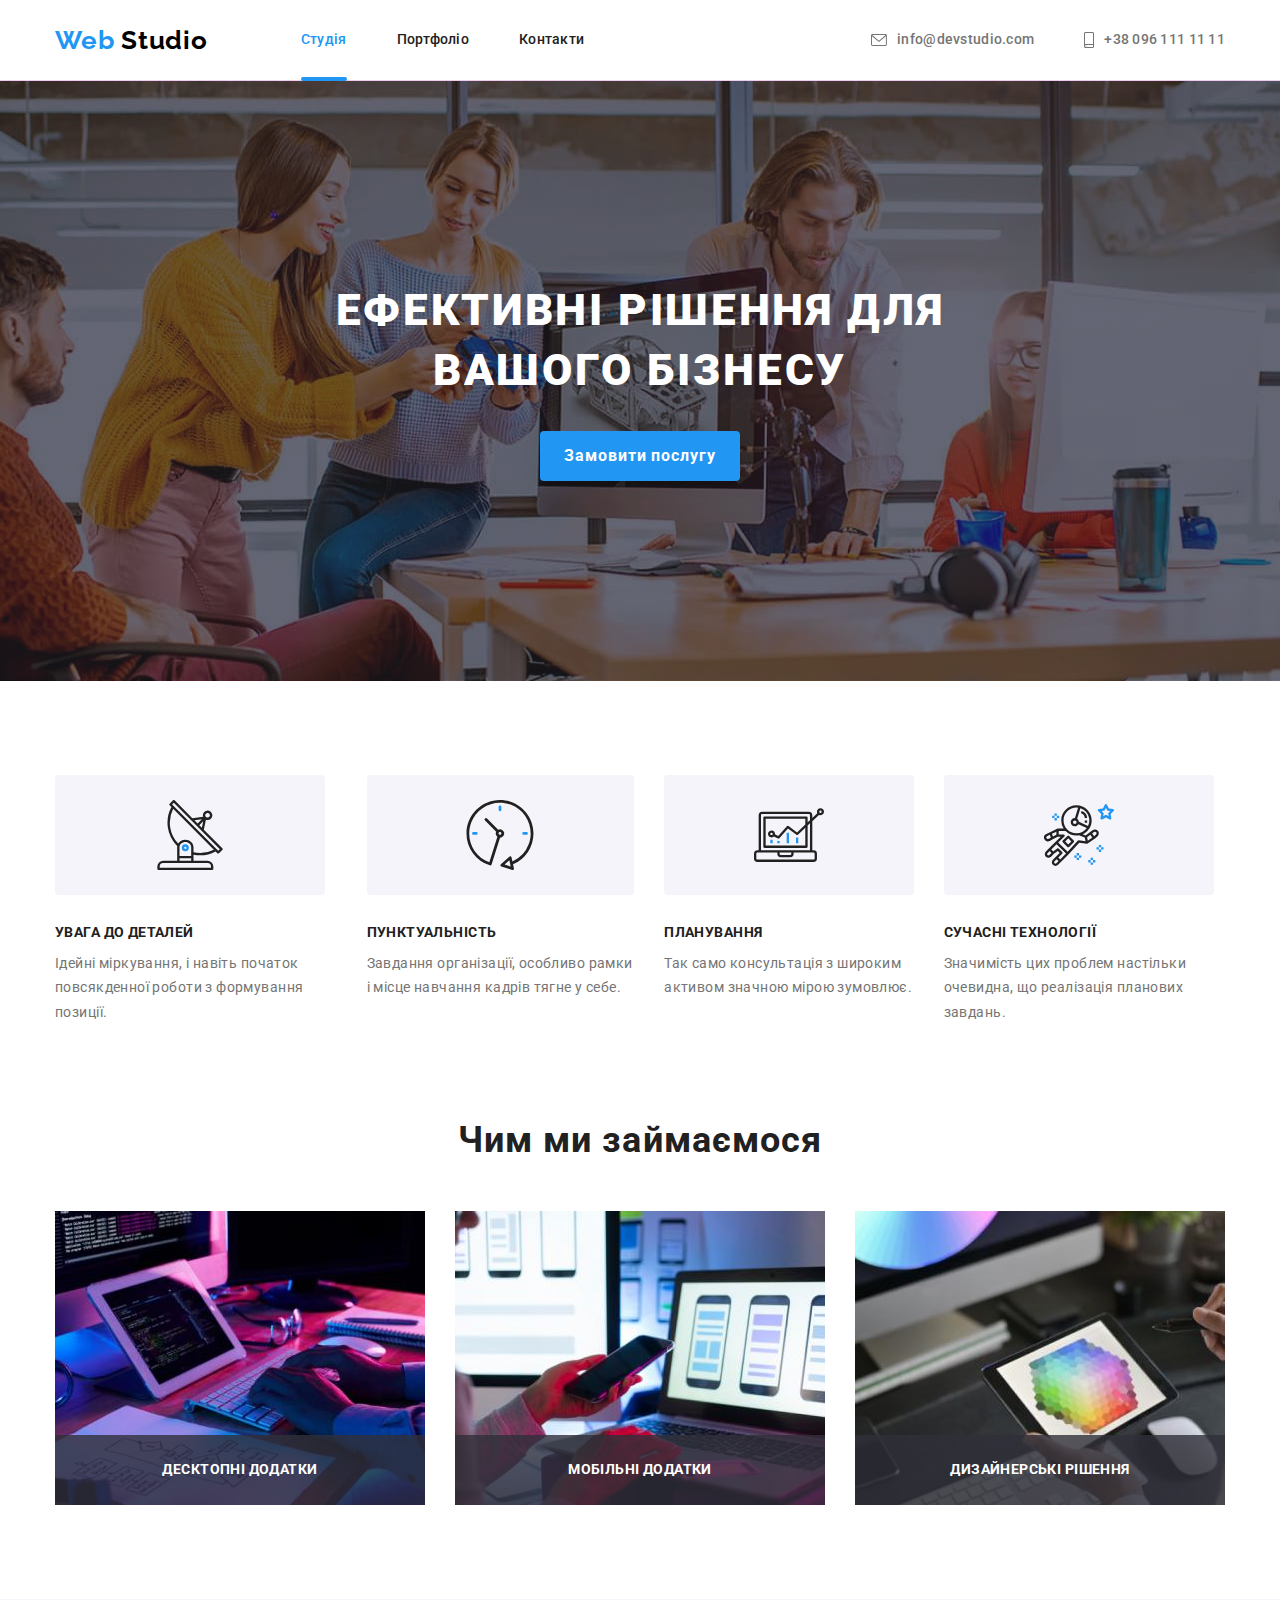
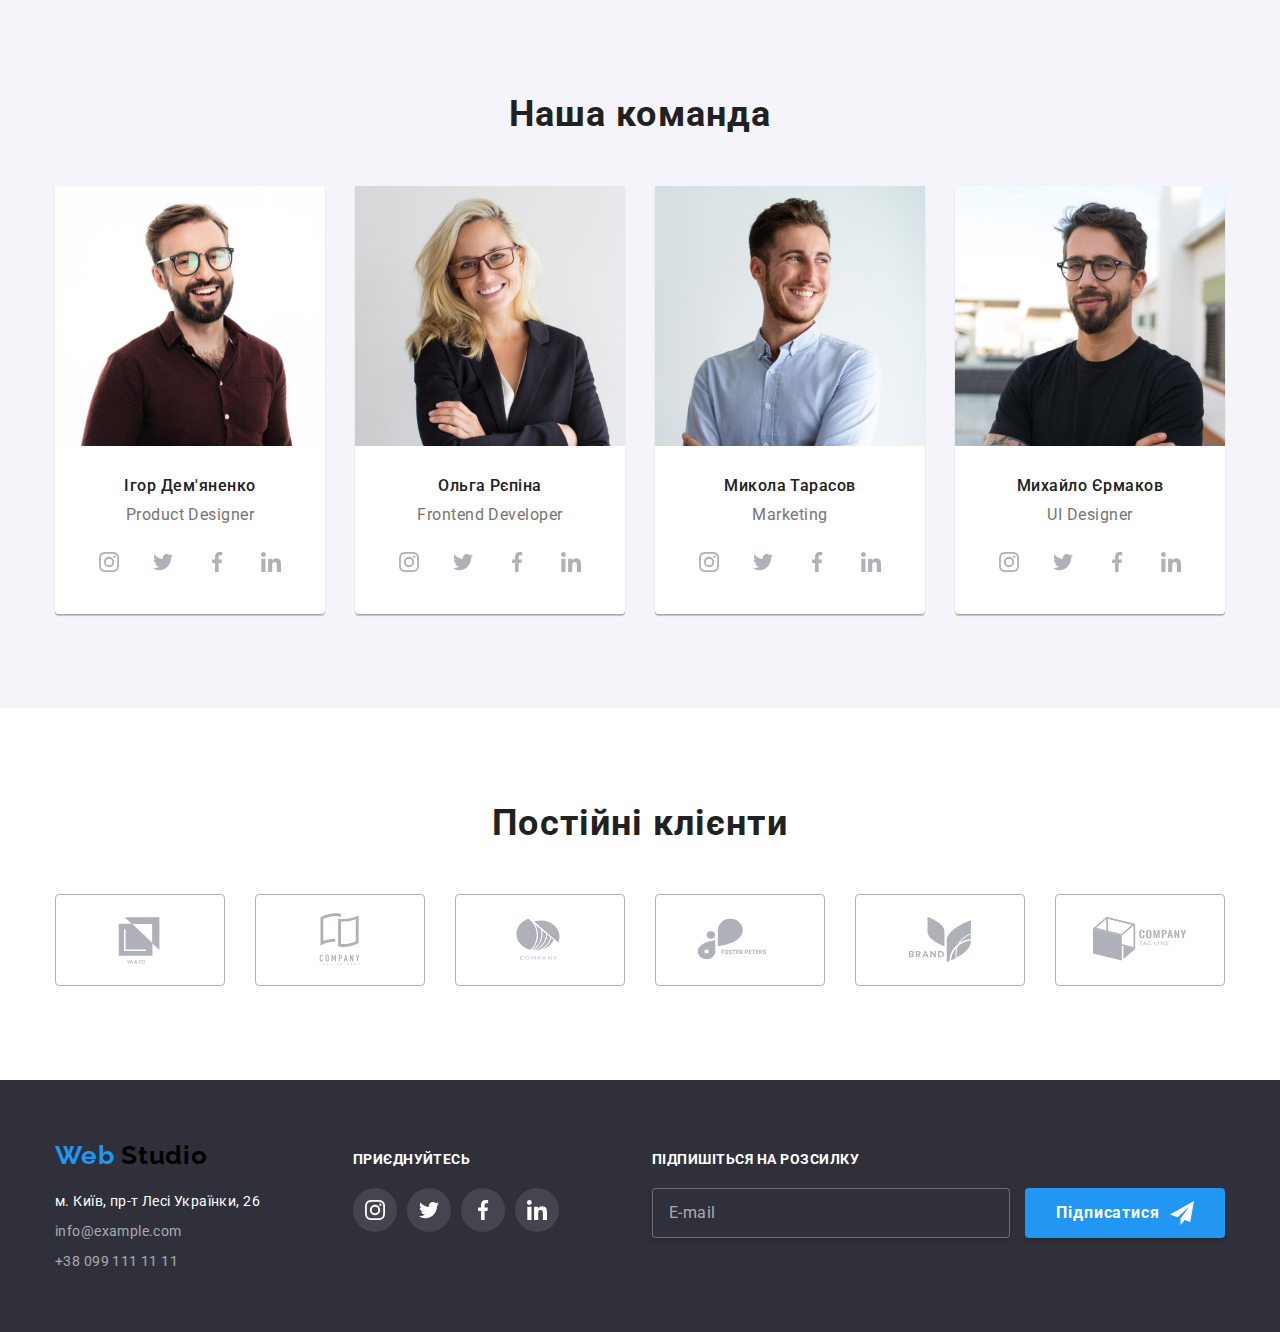
<file: index.html>
<!DOCTYPE html>
<html lang="uk">
	<head>
		<meta charset="UTF-8" />
		<meta http-equiv="X-UA-Compatible" content="IE=edge" />
		<meta name="viewport" content="width=device-width, initial-scale=1.0" />
		<link
			rel="stylesheet"
			href="https://cdnjs.cloudflare.com/ajax/libs/modern-normalize/1.1.0/modern-normalize.min.css"
		/>
		<link rel="preconnect" href="https://fonts.googleapis.com" />
		<link rel="preconnect" href="https://fonts.gstatic.com" crossorigin />
		<link
			href="https://fonts.googleapis.com/css2?family=Raleway:wght@700&family=Roboto:wght@400;500;700;900&display=swap"
			rel="stylesheet"
		/>
		<link rel="stylesheet" href="./css/styles.css" />
		<title>Студія</title>
	</head>
	<body>
		<header class="header">
			<div class="container">
				<nav class="nav" lang="en">
					<a href="./index.html" class="logo logo-top">
						<span class="accent">Web</span>
						Studio
					</a>
					<ul class="list site-nav">
						<li class="item">
							<a href="./index.html" class="top active">Студія</a>
						</li>
						<li class="item">
							<a href="./portfolio.html" class="top">Портфоліо</a>
						</li>
						<li class="item"><a href="#" class="top">Контакти</a></li>
					</ul>
				</nav>
				<ul class="list nav-contacts">
					<li class="item">
						<a href="mailto:info@devstudio.com" class="link contacts-top">
							<svg class="top-icon" width="16" height="12">
								<use href="./images/icons.svg#envelope"></use>
							</svg>
							info@devstudio.com
						</a>
					</li>
					<li class="item">
						<a href="tel:+380961111111" class="link contacts-top">
							<svg class="top-icon" width="10px" height="16">
								<use href="./images/icons.svg#smartphone"></use>
							</svg>
							+38 096 111 11 11
						</a>
					</li>
				</ul>
			</div>
		</header>

		<main>
			<section class="hero">
				<div class="container">
					<h1 class="hero-title">
						Ефективні рішення для
						<br />
						вашого бізнесу
					</h1>
					<button type="button" class="order-button" data-modal-open>Замовити послугу</button>
				</div>
			</section>

			<section class="section">
				<div class="container">
					<h2 class="visually-hidden">Наші основні переваги</h2>
					<ul class="list">
						<li class="item-main">
							<div class="peculiarity-img">
								<svg class="p-icon">
									<use href="./images/icons.svg#antenna"></use>
								</svg>
							</div>
							<h3 class="peculiarity-title">увага до деталей</h3>
							<p class="peculiarity-text">
								Ідейні міркування, і навіть початок повсякденної роботи з формування позиції.
							</p>
						</li>
						<li class="item-main">
							<div class="peculiarity-img">
								<svg class="p-icon">
									<use href="./images/icons.svg#clock"></use>
								</svg>
							</div>
							<h3 class="peculiarity-title">пунктуальність</h3>
							<p class="peculiarity-text">
								Завдання організації, особливо рамки і місце навчання кадрів тягне у себе.
							</p>
						</li>
						<li class="item-main">
							<div class="peculiarity-img">
								<svg class="p-icon">
									<use href="./images/icons.svg#diagram"></use>
								</svg>
							</div>
							<h3 class="peculiarity-title">планування</h3>
							<p class="peculiarity-text">Так само консультація з широким активом значною мірою зумовлює.</p>
						</li>
						<li class="item-main">
							<div class="peculiarity-img">
								<svg class="p-icon">
									<use href="./images/icons.svg#astronaut"></use>
								</svg>
							</div>
							<h3 class="peculiarity-title">сучасні технології</h3>
							<p class="peculiarity-text">Значимість цих проблем настільки очевидна, що реалізація планових завдань.</p>
						</li>
					</ul>
				</div>
			</section>

			<section class="section what-we-do">
				<div class="container">
					<h2 class="what-we-do-title">Чим ми займаємося</h2>
					<ul class="list">
						<li class="item-main">
							<img src="./images/box1.jpg" alt="набір коду на клавіатурі" width="370" />
							<h3 class="what-we-do-subtext">Десктопні додатки</h3>
						</li>
						<li class="item-main">
							<img src="./images/box2.jpg" alt="смартфон в руках чоловіка" width="370" />
							<h3 class="what-we-do-subtext">Мобільні додатки</h3>
						</li>
						<li class="item-main">
							<img src="./images/box3.jpg" alt="планшет в жіночих руках" width="370" />
							<h3 class="what-we-do-subtext">Дизайнерські рішення</h3>
						</li>
					</ul>
				</div>
			</section>

			<section class="section our-team">
				<div class="container">
					<h2 class="our-team-title">Наша команда</h2>
					<ul class="list">
						<li class="item-main">
							<img src="./images/img-3.jpg" alt="чоловік в коричневій сорочці" width="270" />
							<div class="team">
								<h3 class="team-member">Ігор Дем'яненко</h3>
								<p lang="en" class="team-member-text">Product Designer</p>

								<ul class="media-logo">
									<li class="item">
										<a href="#" class="icon-team">
											<svg class="t-icon">
												<use href="./images/icons.svg#instagram"></use>
											</svg>
										</a>
									</li>
									<li class="item">
										<a href="#" class="icon-team">
											<svg class="t-icon">
												<use href="./images/icons.svg#twitter"></use>
											</svg>
										</a>
									</li>
									<li class="item">
										<a href="#" class="icon-team">
											<svg class="t-icon">
												<use href="./images/icons.svg#facebook"></use>
											</svg>
										</a>
									</li>
									<li class="item">
										<a href="#" class="icon-team">
											<svg class="t-icon">
												<use href="./images/icons.svg#linkedin"></use>
											</svg>
										</a>
									</li>
								</ul>
							</div>
						</li>
						<li class="item-main">
							<img src="./images/img-2.jpg" alt="жінка в костюмі" width="270" />
							<div class="team">
								<h3 class="team-member">Ольга Рєпіна</h3>
								<p lang="en" class="team-member-text">Frontend Developer</p>
								<div class="media-logo">
									<ul class="list">
										<li class="item">
											<a href="#" class="icon-team">
												<svg class="t-icon">
													<use href="./images/icons.svg#instagram"></use>
												</svg>
											</a>
										</li>
										<li class="item">
											<a href="#" class="icon-team">
												<svg class="t-icon">
													<use href="./images/icons.svg#twitter"></use>
												</svg>
											</a>
										</li>
										<li class="item">
											<a href="#" class="icon-team">
												<svg class="t-icon">
													<use href="./images/icons.svg#facebook"></use>
												</svg>
											</a>
										</li>
										<li class="item">
											<a href="#" class="icon-team">
												<svg class="t-icon">
													<use href="./images/icons.svg#linkedin"></use>
												</svg>
											</a>
										</li>
									</ul>
								</div>
							</div>
						</li>
						<li class="item-main">
							<img src="./images/img-1.jpg" alt="чоловік в білій рубашці" width="270" />
							<div class="team">
								<h3 class="team-member">Микола Тарасов</h3>
								<p lang="en" class="team-member-text">Marketing</p>
								<div class="media-logo">
									<ul class="list">
										<li class="item">
											<a href="#" class="icon-team">
												<svg class="t-icon">
													<use href="./images/icons.svg#instagram"></use>
												</svg>
											</a>
										</li>
										<li class="item">
											<a href="#" class="icon-team">
												<svg class="t-icon">
													<use href="./images/icons.svg#twitter"></use>
												</svg>
											</a>
										</li>
										<li class="item">
											<a href="#" class="icon-team">
												<svg class="t-icon">
													<use href="./images/icons.svg#facebook"></use>
												</svg>
											</a>
										</li>
										<li class="item">
											<a href="#" class="icon-team">
												<svg class="t-icon">
													<use href="./images/icons.svg#linkedin"></use>
												</svg>
											</a>
										</li>
									</ul>
								</div>
							</div>
						</li>
						<li class="item-main">
							<img src="./images/img.jpg" alt="чоловік в чорній футболці" width="270" />
							<div class="team">
								<h3 class="team-member">Михайло Єрмаков</h3>
								<p lang="en" class="team-member-text">UI Designer</p>
								<div class="media-logo">
									<ul class="list">
										<li class="item">
											<a href="#" class="icon-team">
												<svg class="t-icon">
													<use href="./images/icons.svg#instagram"></use>
												</svg>
											</a>
										</li>
										<li class="item">
											<a href="#" class="icon-team">
												<svg class="t-icon">
													<use href="./images/icons.svg#twitter"></use>
												</svg>
											</a>
										</li>
										<li class="item">
											<a href="#" class="icon-team">
												<svg class="t-icon">
													<use href="./images/icons.svg#facebook"></use>
												</svg>
											</a>
										</li>
										<li class="item">
											<a href="#" class="icon-team">
												<svg class="t-icon">
													<use href="./images/icons.svg#linkedin"></use>
												</svg>
											</a>
										</li>
									</ul>
								</div>
							</div>
						</li>
					</ul>
				</div>
			</section>
			<section class="section regular-customers">
				<div class="container">
					<h2 class="regular-customers-title">Постійні клієнти</h2>
					<ul class="list">
						<li class="item-main">
							<a href="#" class="clients">
								<svg class="client">
									<use href="./images/icons.svg#client-one"></use>
								</svg>
							</a>
						</li>
						<li class="item-main">
							<a href="#" class="clients">
								<svg class="client">
									<use href="./images/icons.svg#client-two"></use>
								</svg>
							</a>
						</li>
						<li class="item-main">
							<a href="#" class="clients">
								<svg class="client">
									<use href="./images/icons.svg#client-three"></use>
								</svg>
							</a>
						</li>
						<li class="item-main">
							<a href="#" class="clients">
								<svg class="client">
									<use href="./images/icons.svg#client-four"></use>
								</svg>
							</a>
						</li>
						<li class="item-main">
							<a href="#" class="clients">
								<svg class="client">
									<use href="./images/icons.svg#client-five"></use>
								</svg>
							</a>
						</li>
						<li class="item-main">
							<a href="#" class="clients">
								<svg class="client">
									<use href="./images/icons.svg#client-six"></use>
								</svg>
							</a>
						</li>
					</ul>
				</div>
			</section>
			<div class="backdrop is-hidden" data-modal>
				<div class="modal">
					<button class="close" type="button" data-modal-close>
						<svg width="30" height="30">
							<use href="./images/icons.svg#close"></use>
						</svg>
					</button>
					<h2 class="modal-title">Залиште свої дані, ми вам передзвонимо</h2>
					<form>
						<label for="name" class="form-label">Ім'я</label>
						<div class="form-field">
							<input type="text" class="form-input" name="name" id="name" />
							<svg width="12" height="12" class="icon-modal">
								<use href="./images/icons.svg#man"></use>
							</svg>
						</div>
						<div class="form-field">
							<label for="tel" class="form-label">Телефон</label>
							<input type="tel" class="form-input" name="tel" id="tel" />
							<svg width="13" height="13" class="icon-modal">
								<use href="./images/icons.svg#tel"></use>
							</svg>
						</div>
						<div class="form-field">
							<label for="email" class="form-label">Пошта</label>
							<input type="email" class="form-input" name="email" id="email" />
							<svg width="15" height="12" class="icon-modal">
								<use href="./images/icons.svg#email"></use>
							</svg>
						</div>
						<label for="comment" class="form-label">Коментар</label>
						<textarea name="comment" id="comment" rows="6" placeholder="Введіть текст"></textarea>
						
						<label class="accept">
							<input type="checkbox" name="policy" class="box-policy" />
							<svg width="16" height="15" class="checkbox-icon">
								<use href="./images/icons.svg#custombox"></use>
							</svg>
							Погоджуюся з розсилкою та приймаю
							<a href="#" class="policy-text" target="_blank" rel="noopener noreferrer">Умови договору</a>
						</label>
						<button type="submit" class="send-data">Відправити</button>
					</form>
				</div>
			</div>
		</main>

		<footer class="footer">
			<div class="container media">
				<div class="logo-address">
					<a href="./index.html" class="logo">
						<span class="accent">Web</span>
						Studio
					</a>
					<address class="contacts">
						<ul class="list-footer">
							<li class="item">
								<a
									href="https://goo.gl/maps/CPtrU1FHBa2aNyZL9"
									target="_blank"
									rel="noopener noreferrer"
									class="address contacts-down"
								>
									м. Київ, пр-т Лесі Українки, 26
								</a>
							</li>
							<li class="item">
								<a href="mailto:info@example.com" class="contacts-down">info@example.com</a>
							</li>
							<li class="item">
								<a href="tel:+380991111111" class="contacts-down">+38 099 111 11 11</a>
							</li>
						</ul>
					</address>
				</div>
				<div class="social-media">
					<h3 class="social-media-text">приєднуйтесь</h3>
					<ul class="footer-media-list">
						<li class="item">
							<a href="#" class="icon-down">
								<svg class="a-icon">
									<use href="./images/icons.svg#instagram"></use>
								</svg>
							</a>
						</li>
						<li class="item">
							<a href="#" class="icon-down">
								<svg class="a-icon">
									<use href="./images/icons.svg#twitter"></use>
								</svg>
							</a>
						</li>
						<li class="item">
							<a href="#" class="icon-down">
								<svg class="a-icon">
									<use href="./images/icons.svg#facebook"></use>
								</svg>
							</a>
						</li>
						<li class="item">
							<a href="#" class="icon-down">
								<svg class="a-icon">
									<use href="./images/icons.svg#linkedin"></use>
								</svg>
							</a>
						</li>
					</ul>
				</div>
				<form>
					<label for="subscribe" class="subscribe-title">Підпишіться на розсилку</label>
					<input type="email" name="subscribe" id="subscribe" class="subscribe-input" placeholder="E-mail" />
					<button type="submit" class="subscribe-request">Підписатися
						<svg width="24" height="24" class="icon-subscribe">
						<use href="./images/icons.svg#send"></use>
					</svg></button>
				</div>
				</form>
			</div>
		</footer>
		<script src="./js/modal.js"></script>
		<script>
			(() => {
				document.querySelector(".js-speaker-form").addEventListener("submit", e => {
					e.preventDefault();

					new FormData(e.currentTarget).forEach((value, name) => console.log(`${name}: ${value}`));

					e.currentTarget.reset();
				});
			})();
		</script>
	</body>
</html>
</file>
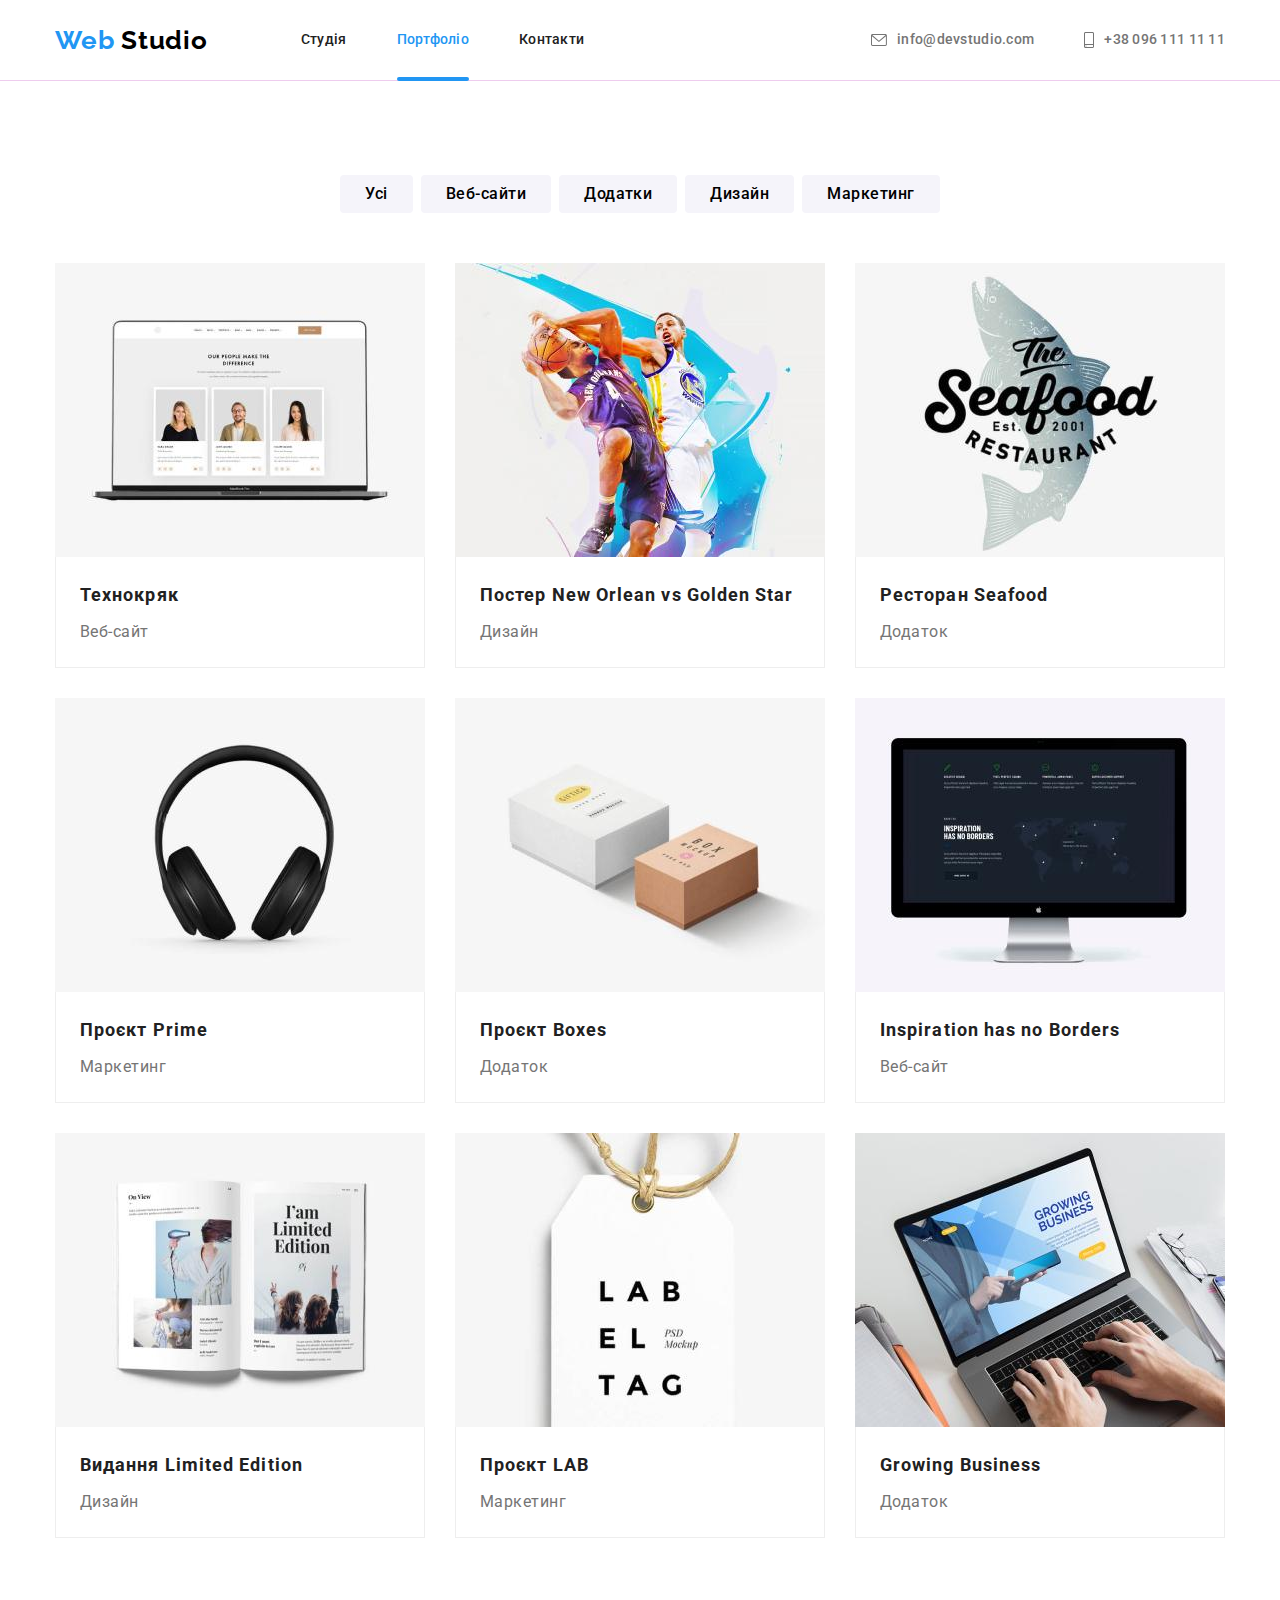
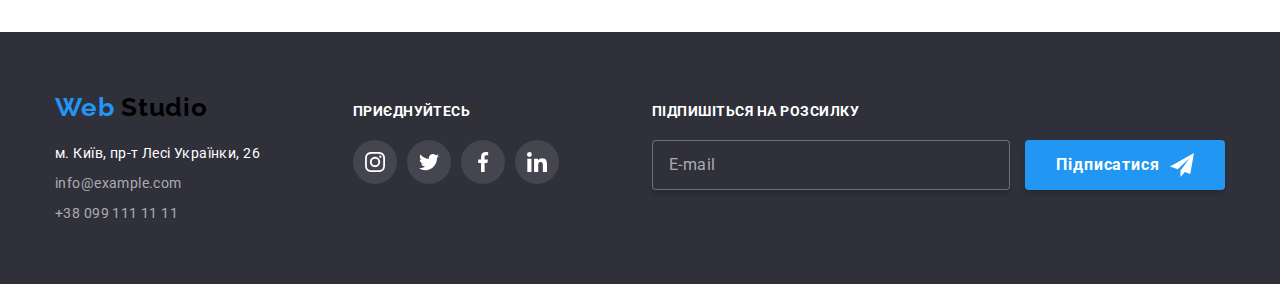
<file: portfolio.html>
<!DOCTYPE html>
<html lang="uk">
	<head>
		<meta charset="UTF-8" />
		<meta http-equiv="X-UA-Compatible" content="IE=edge" />
		<meta name="viewport" content="width=device-width, initial-scale=1.0" />
		<link
			rel="stylesheet"
			href="https://cdnjs.cloudflare.com/ajax/libs/modern-normalize/1.1.0/modern-normalize.min.css"
		/>
		<link rel="preconnect" href="https://fonts.googleapis.com" />
		<link rel="preconnect" href="https://fonts.gstatic.com" crossorigin />
		<link
			href="https://fonts.googleapis.com/css2?family=Raleway:wght@700&family=Roboto:wght@400;500;700;900&display=swap"
			rel="stylesheet"
		/>
		<link rel="stylesheet" href="./css/styles.css" />
		<title>Портфоліо</title>
	</head>
	<body>
		<header class="header">
			<div class="container">
				<nav class="nav" lang="en">
					<a href="./index.html" class="logo logo-top">
						<span class="accent">Web</span>
						Studio
					</a>
					<ul class="list site-nav">
						<li class="item">
							<a href="./index.html" class="top">Студія</a>
						</li>
						<li class="item">
							<a href="./portfolio.html" class="top active">Портфоліо</a>
						</li>
						<li class="item"><a href="#" class="top">Контакти</a></li>
					</ul>
				</nav>
				<ul class="list nav-contacts">
					<li class="item">
						<a href="mailto:info@devstudio.com" class="link contacts-top">
							<svg class="top-icon" width="16" height="12">
								<use href="./images/icons.svg#envelope"></use>
							</svg>
							info@devstudio.com
						</a>
					</li>
					<li class="item">
						<a href="tel:+380961111111" class="link contacts-top">
							<svg class="top-icon" width="10px" height="16">
								<use href="./images/icons.svg#smartphone"></use>
							</svg>
							+38 096 111 11 11
						</a>
					</li>
				</ul>
			</div>
		</header>

		<main>
			<section class="section">
				<div class="container">
					<h1 class="visually-hidden">portfolio</h1>
					<ul class="list menu">
						<li class="portfolio-item">
							<button type="button" class="button-portfolio">Усі</button>
						</li>
						<li class="portfolio-item">
							<button type="button" class="button-portfolio">Веб-сайти</button>
						</li>
						<li class="portfolio-item">
							<button type="button" class="button-portfolio">Додатки</button>
						</li>
						<li class="portfolio-item">
							<button type="button" class="button-portfolio">Дизайн</button>
						</li>
						<li class="portfolio-item">
							<button type="button" class="button-portfolio">Маркетинг</button>
						</li>
					</ul>
					<ul class="list examples">
						<li class="item">
							<a href="#" class="portfolio-shadow">
								<div class="portfolio-overlay">
									<img src="./images/img11.jpg" alt="лептоп з прикладом веб-сайта" width="370" />
									<p class="overlay-text">
										Ресурс пропонує комплексні пропозиції з різним рівнем функціоналу та сервісів. Все це дозволить
										відвідувачу отримати вичерпні відомості про компанію чи приватну особу.
									</p>
								</div>

								<div class="portfolio-text">
									<h2 class="img-title">Технокряк</h2>
									<p class="img-text">Веб-сайт</p>
								</div>
							</a>
						</li>
						<li class="item">
							<a href="#" class="portfolio-shadow">
								<div class="portfolio-overlay">
									<img src="./images/img12.jpg" alt="два баскетболіста" width="370" />
									<p class="overlay-text">
										Ресурс пропонує комплексні пропозиції з різним рівнем функціоналу та сервісів. Все це дозволить
										відвідувачу отримати вичерпні відомості про компанію чи приватну особу.
									</p>
								</div>
								<div class="portfolio-text">
									<h2 class="img-title">Постер New Orlean vs Golden Star</h2>
									<p class="img-text">Дизайн</p>
								</div>
							</a>
						</li>
						<li class="item">
							<a href="#" class="portfolio-shadow">
								<div class="portfolio-overlay">
									<img src="./images/img13.jpg" alt="риба як фон до назви ресторану" width="370" />
									<p class="overlay-text">
										Ресурс пропонує комплексні пропозиції з різним рівнем функціоналу та сервісів. Все це дозволить
										відвідувачу отримати вичерпні відомості про компанію чи приватну особу.
									</p>
								</div>
								<div class="portfolio-text">
									<h2 class="img-title">Ресторан Seafood</h2>
									<p class="img-text">Додаток</p>
								</div>
							</a>
						</li>
						<li class="item">
							<a href="#" class="portfolio-shadow">
								<div class="portfolio-overlay">
									<img src="./images/img14.jpg" alt="чорні навушники" width="370" />
									<p class="overlay-text">
										Ресурс пропонує комплексні пропозиції з різним рівнем функціоналу та сервісів. Все це дозволить
										відвідувачу отримати вичерпні відомості про компанію чи приватну особу.
									</p>
								</div>
								<div class="portfolio-text">
									<h2 class="img-title">Проєкт Prime</h2>
									<p class="img-text">Маркетинг</p>
								</div>
							</a>
						</li>
						<li class="item">
							<a href="#" class="portfolio-shadow">
								<div class="portfolio-overlay">
									<img src="./images/img15.jpg" alt="дві коробки" width="370" />
									<p class="overlay-text">
										Ресурс пропонує комплексні пропозиції з різним рівнем функціоналу та сервісів. Все це дозволить
										відвідувачу отримати вичерпні відомості про компанію чи приватну особу.
									</p>
								</div>
								<div class="portfolio-text">
									<h2 class="img-title">Проєкт Boxes</h2>
									<p class="img-text">Додаток</p>
								</div>
							</a>
						</li>
						<li class="item">
							<a href="#" class="portfolio-shadow">
								<div class="portfolio-overlay">
									<img src="./images/img16.jpg" alt="мапа світу" width="370" />
									<p class="overlay-text">
										Ресурс пропонує комплексні пропозиції з різним рівнем функціоналу та сервісів. Все це дозволить
										відвідувачу отримати вичерпні відомості про компанію чи приватну особу.
									</p>
								</div>
								<div class="portfolio-text">
									<h2 class="img-title" lang="en">Inspiration has no Borders</h2>
									<p class="img-text">Веб-сайт</p>
								</div>
							</a>
						</li>
						<li class="item">
							<a href="#" class="portfolio-shadow">
								<div class="portfolio-overlay">
									<img src="./images/img17.jpg" alt="відкрита книга" width="370" />
									<p class="overlay-text">
										Ресурс пропонує комплексні пропозиції з різним рівнем функціоналу та сервісів. Все це дозволить
										відвідувачу отримати вичерпні відомості про компанію чи приватну особу.
									</p>
								</div>
								<div class="portfolio-text">
									<h2 class="img-title">Видання Limited Edition</h2>
									<p class="img-text">Дизайн</p>
								</div>
							</a>
						</li>
						<li class="item">
							<a href="#" class="portfolio-shadow">
								<div class="portfolio-overlay">
									<img src="./images/img18.jpg" alt="бірка висить на нитці" width="370" />
									<p class="overlay-text">
										Ресурс пропонує комплексні пропозиції з різним рівнем функціоналу та сервісів. Все це дозволить
										відвідувачу отримати вичерпні відомості про компанію чи приватну особу.
									</p>
								</div>
								<div class="portfolio-text">
									<h2 class="img-title">Проєкт LAB</h2>
									<p class="img-text">Маркетинг</p>
								</div>
							</a>
						</li>
						<li class="item">
							<a href="#" class="portfolio-shadow">
								<div class="portfolio-overlay">
									<img src="./images/img19.jpg" alt="рука на клавіатурі ноутбука" width="370" />
									<p class="overlay-text">
										Ресурс пропонує комплексні пропозиції з різним рівнем функціоналу та сервісів. Все це дозволить
										відвідувачу отримати вичерпні відомості про компанію чи приватну особу.
									</p>
								</div>
								<div class="portfolio-text">
									<h2 class="img-title" lang="en">Growing Business</h2>
									<p class="img-text">Додаток</p>
								</div>
							</a>
						</li>
					</ul>
				</div>
			</section>
		</main>

		<footer class="footer">
			<div class="container media">
				<div class="logo-address">
					<a href="./index.html" class="logo">
						<span class="accent">Web</span>
						Studio
					</a>
					<address class="contacts">
						<ul class="list-footer">
							<li class="item">
								<a
									href="https://goo.gl/maps/CPtrU1FHBa2aNyZL9"
									target="_blank"
									rel="noopener noreferrer"
									class="address contacts-down"
								>
									м. Київ, пр-т Лесі Українки, 26
								</a>
							</li>
							<li class="item">
								<a href="mailto:info@example.com" class="contacts-down">info@example.com</a>
							</li>
							<li class="item">
								<a href="tel:+380991111111" class="contacts-down">+38 099 111 11 11</a>
							</li>
						</ul>
					</address>
				</div>
				<div class="social-media">
					<h3 class="social-media-text">приєднуйтесь</h3>
					<ul class="footer-media-list">
						<li class="item">
							<a href="#" class="icon-down">
								<svg class="a-icon">
									<use href="./images/icons.svg#instagram"></use>
								</svg>
							</a>
						</li>
						<li class="item">
							<a href="#" class="icon-down">
								<svg class="a-icon">
									<use href="./images/icons.svg#twitter"></use>
								</svg>
							</a>
						</li>
						<li class="item">
							<a href="#" class="icon-down">
								<svg class="a-icon">
									<use href="./images/icons.svg#facebook"></use>
								</svg>
							</a>
						</li>
						<li class="item">
							<a href="#" class="icon-down">
								<svg class="a-icon">
									<use href="./images/icons.svg#linkedin"></use>
								</svg>
							</a>
						</li>
					</ul>
				</div>
				<form>
					<label for="subscribe" class="subscribe-title">Підпишіться на розсилку</label>
					<input type="email" name="subscribe" id="subscribe" class="subscribe-input" placeholder="E-mail" />
					<button type="submit" class="subscribe-request">Підписатися
						<svg width="24" height="24" class="icon-subscribe">
						<use href="./images/icons.svg#send"></use>
					</svg></button>
				</div>
				</form>
			</div>
		</footer>
	</body>
</html>
</file>
<file: css/styles.css>
:root {
    --main-font-color: #212121;
    --secondary-font-color: #757575;
    --sub-font-color: #2F303A;
    --main-blue: #2196F3;
    --main-dark: #000;
    --main-background-color: #fff;
    --secondary-background-color: #f5f4fa;
    --timing-function: cubic-bezier(0.4, 0, 0.2, 1);
}

h1, h2, h3, p {
    margin-top: 0;
    margin-bottom: 0;
    padding-bottom: 0;
}

body {
    color: var(--main-font-color);
    font-family: 'Roboto', sans-serif;
    background-color: var(--main-background-color);
    font-size: 14px;
}

.container {
    width: 1200px;
    margin: 0 auto;
    padding: 0 15px;
}

.list{
    padding: 0;
    margin: 0;
    display: flex;

    list-style: none;
}

.logo {
    padding-left: 0;

    text-decoration: none;
    font-family: 'Raleway', sans-serif;
    font-size: 26px;
    font-weight: 700;
    line-height: 1.19;
    letter-spacing: calc(3*(1em/50)/2);
    color: var(--main-dark);
}

.logo-top {
    margin-right: 93px;

    color: #000;
}

.link, .top {
    text-decoration: none;
    color: var(--main-font-color);
    line-height: 1.14;
    letter-spacing: calc(1em/50);
    font-weight: 500;

    transition: color 250ms var(--timing-function);
}

.accent {
    color: var(--main-blue);
}

.contacts-top {
    display: flex;
    align-items: center;

    color: var(--secondary-font-color);
}

.top {
    display: block;
    position: relative;
    padding: 32px 0;
}

.top:hover,
.top:focus,
.active {
    color: var(--main-blue);
}

.active::after {
    content: "";
    display: block;
    position: absolute;
    left: 0;
    bottom: -1px;
    
    width: 100%;
    height: 4px;

    background-color: var(--main-blue);
    border-radius: 2px;
}

.link:hover {
    color: var(--main-blue);
}

.link:focus {
    color: var(--main-blue);
}

.site-nav {
    display: flex;
}

.nav-contacts {
    display: flex;
    margin-left: auto;
}

.top-icon {
    margin-right: 10px;
    fill: currentColor;
}

.nav-contacts .item+.item {
    margin-left: 50px;
}

.site-nav .item:not(:last-child) {
    margin-right: 50px;
}

.list .item-main:not(:last-child) {
    margin-right: 30px;
}

.list .portfolio-item:not(:last-child) {
    margin-right: 8px;
    text-align: center;
}

.header {
    border-bottom: 1px solid #ece;
}

.header .container {
    display: flex;
    align-items: center;
}

.nav {
    display: flex;
    align-items: center;
}

.section {
    padding: 94px 0;
}

.hero {
    margin: 0 auto;
    padding: 200px 0;
    text-align: center;
    max-width: 1600px;

    background-color: var(--sub-font-color);
    color: var(--main-background-color);
    background-image: linear-gradient(to right, rgba(47, 48, 58, 0.4), rgba(47, 48, 58, 0.4)), url(../images/Img20.jpg);
    background-position: center;
    background-repeat: no-repeat;
    background-size: cover;
}

.hero-title {
    font-size: 44px;
    font-weight: 900;
    line-height: 1.36;
    letter-spacing: calc(3*(1em/50));
    text-transform: uppercase;
    text-align: center;
}

.order-button {
    padding: 0;
    margin-top: 30px;
    border: none;
    border-radius: 4px;
    min-height: 50px;
    width: 200px;

    color: var(--main-background-color);
    background-color: var(--main-blue);
    border: none;
    border-radius: 4px;
    font-size: 16px;
    font-weight: 700;
    line-height: 1.875;
    letter-spacing: calc(3*(1em/50));
    cursor: pointer;

    box-shadow: 0 4px 4px 0 rgba(0, 0, 0, 0.15);
}

.visually-hidden {
    position: absolute;
    white-space: nowrap;
    width: 1px;
    height: 1px;
    overflow: hidden;
    border: 0;
    padding: 0;
    clip: rect(0 0 0 0);
    clip-path: inset(50%);
    margin: -1px;
}

.peculiarity-img {
    margin-bottom: 30px;

    display: flex;
    align-items: center;
    justify-content: center;
    max-width: 270px;
    height: 120px;
    border-radius: 4px;

    background-color: var(--secondary-background-color);
}

.p-icon {
    display: block;
    width: 70px;
    height: 70px;
}

.peculiarity-title {
    margin-bottom: 10px;

    font-size: 14px;
    font-weight: 700;
    line-height: 1.14;
    text-transform: uppercase;
    letter-spacing: calc(3*(1em/50)/2);
}

.peculiarity-text {
    padding-top: 0;

    color: var(--secondary-font-color);
    line-height: 1.78;
    letter-spacing: calc(3*(1em/50)/2);
}

.what-we-do {
    padding-top: 0;
    text-align: center;
}

img {
    display: block;
    max-width: 100%;
    height: auto;
}

.what-we-do .item-main {
    position: relative;
}

.what-we-do-subtext {
    position: absolute;
    bottom: 0;
    
    display: flex;
    align-items: center;
    justify-content: center;
    
    height: 70px;
    width: 100%;

    font-size: 14px;
    font-weight: 700;
    line-height: 1.14;
    letter-spacing: 0.03em;
    text-transform: uppercase;
    color: var(--main-background-color);
    background-color: rgba(47, 48, 58, 0.8);
}

.what-we-do-title,
.our-team-title,
.regular-customers-title {
    margin-bottom: 50px;

    font-size: 36px;
    font-weight: 700;
    line-height: 1.17;
    letter-spacing: calc(3*(1em/50)/2);
}

.our-team {
    background-color: var(--secondary-background-color);
    text-align: center;
}

.our-team .item-main {
    border-bottom-left-radius: 4px;
    border-bottom-right-radius: 4px;
    box-shadow: 0 2px 1px 0 rgba(0, 0, 0, 0.2), 0 1px 1px 0 rgba(0, 0, 0, 0.14);

    background-color: var(--main-background-color);
}

.team {
    padding: 30px 0;
}

.team-member {
    font-size: 16px;
    font-weight: 500;
    line-height: 1.19;
    letter-spacing: calc(3*(1em/50)/2);
}

.team-member-text {
    margin-top: 10px;
    margin-bottom: 16px;

    font-size: 16px;
    line-height: 1.19;
    color: var(--secondary-font-color);
    letter-spacing: calc(3*(1em/50)/2);
}

.media-logo {
    padding: 0;
    margin: 0;
    display: flex;
    justify-content: center;
    
    list-style: none;
}

.media-logo .item:not(:last-child) {
    margin-right: 10px;
}

.t-icon {
    width: 20px;
    height: 20px;
}

.icon-team {
    display: flex;
    justify-content: center;
    align-items: center;
    width: 44px;
    height: 44px;
    border-radius: 50%;
    fill: #AFB1B8;
    transition: background-color 250ms var(--timing-function), fill 250ms var(--timing-function);
}

.icon-team:hover,
.icon-team:focus {
    background-color: var(--main-blue);
    fill: var(--main-background-color);
}

.regular-customers {
    text-align: center;
}

.clients {
    display: flex;
    align-items: center;
    justify-content: center;
    width: 170px;
    height: 92px;

    fill: #AFB1B8;
    border-radius: 4px;
    border: 1px solid #AFB1B8;
    cursor: pointer;

    transition: fill 250ms var(--timing-function), border-color 250ms var(--timing-function);
}

.clients:hover,
.clients:focus {
    fill: var(--main-blue);
    border-color: var(--main-blue);
}

.client {
    width: 106px;
    height: 60px;
    
}

.client:not(:last-child) {
    margin-right: 30px;
}

.menu {
    justify-content: center;
    margin-bottom: 50px;
}

.button-portfolio {
    margin-top: 0;
    padding: 6px 22px;

    background-color: var(--secondary-background-color);
    border: none;
    border-radius: 4px;
    cursor: pointer;
    font-size: 16px;
    font-weight: 500;
    line-height: 1.625;
    letter-spacing: calc(3*(1em/50)/2);

    transition: background-color 250ms var(--timing-function), color 250ms var(--timing-function), box-shadow 250ms var(--timing-function);
}

.button-portfolio:first-child {
    padding: 6px 25px;
}

.button-portfolio:hover {
    background-color: var(--main-blue);
    color: var(--main-background-color);
    box-shadow: 0 2px 2px 0 rgba(0, 0, 0, 0.12), 0 1px 2px 0 rgba(0, 0, 0, 0.08), 0 3px 1px 0 rgba(0, 0, 0, 0.1);
}

.button-portfolio:focus {
    background-color: var(--main-blue);
    color: var(--main-background-color);
    box-shadow: 0 2px 2px 0 rgba(0, 0, 0, 0.12), 0 1px 2px 0 rgba(0, 0, 0, 0.08), 0 3px 1px 0 rgba(0, 0, 0, 0.1);
}

.examples {
    flex-wrap: wrap;
}

.portfolio-shadow {
    display: block;
    width: 370px;
    text-decoration: none;
    transition: box-shadow 250ms var(--timing-function);
}

.portfolio-shadow:hover,
.portfolio-shadow:focus {
    box-shadow: 1px 4px 6px 0 rgba(0, 0, 0, 0.16), 0 4px 4px 0 rgba(0, 0, 0, 0.06), 0 1px 1px 0 rgba(0, 0, 0, 0.12);
}

.portfolio-overlay {
    position: relative;
    display: block;
    overflow: hidden;
}

.overlay-text {
    position: absolute;
    left: 0;
    bottom: 0;
    display: flex;
    align-items: center;
    
    padding: 0 24px;
    width: 370px;
    height: 294px;
    
    font-size: 18px;
    line-height: 1.55;
    letter-spacing: 00.03em;
    color: var(--main-background-color);
    background-color: var(--main-blue);
    opacity: 0.9;

    transform: translateY(100%);
    transition: transform 250ms var(--timing-function);
}

.portfolio-shadow:hover .overlay-text,
.portfolio-shadow:focus .overlay-text {
    transform: translateY(0);
}

.examples .item {
    margin: 0 30px 30px 0;
}

.examples .item:nth-of-type(3n) {
    margin-right: 0;
}

.examples .item:nth-last-of-type(-n+3) {
    margin-bottom: 0;
}

.portfolio-text {
    padding: 20px 24px;
    border-bottom: 1px solid #eee;
    border-left: 1px solid #eee;
    border-right: 1px solid #eee;
}

.img-title {
    margin-bottom: 4px;
    
    font-size: 18px;
    line-height: 2;
    font-weight: 700;
    letter-spacing: calc(3*(1em/50));

    color: var(--main-font-color);
}

.img-text {
    font-size: 16px;
    line-height: 1.875;
    letter-spacing: calc(3*(1em/50)/2);
    color: var(--secondary-font-color);
}

.footer {
    padding-top: 60px;
    padding-bottom: 60px;

    background-color: var(--sub-font-color);
    color: var(--main-background-color); 
}

.logo-address {
    flex-grow: 1;
    margin-right: 70px;
}

.list-footer {
    margin-top: 0;
    margin-bottom: 0;
    padding-left: 0;

    list-style: none;
}

.list-footer .item:not(:last-child) {
    margin-bottom: 9px;
}

.contacts {
    margin-top: 20px;
}

.contacts-down {
    color: rgba(255, 255, 255, 0.6);
    font-style: normal;
    text-decoration: none;
    line-height: 1.5;
    letter-spacing: calc(3*(1em/50)/2);

    transition: color 250ms var(--timing-function);
}

.address {
    color: inherit;
}

.contacts-down:hover {
    color: var(--main-blue);
}

.contacts-down:focus {
    color: var(--main-blue);
}

.social-media {
    margin-right: 93px;
}

.media {
    display: flex;
    align-items: baseline;
}

.social-media-text {
    margin-bottom: 20px;

    text-transform: uppercase;
    font-size: 14px;
    line-height: 1.14;
    font-weight: 700;
    letter-spacing: 0.03em;
    color: var(--main-background-color);
}

.footer-media-list {
    padding: 0;
    margin: 0;
    
    display: flex;
    justify-content: center;

    list-style: none;
}

.icon-down {
    display: flex;
    justify-content: center;
    align-items: center;

    width: 44px;
    height: 44px;
    border-radius: 50%;
    background-color: rgba(255, 255, 255, 0.1);

    transition: background-color 250ms var(--timing-function);
}

.icon-down:hover,
.icon-down:focus {
    background-color: var(--main-blue);
}

.social-media .item:not(:last-child) {
    margin-right: 10px;
}

.a-icon {
    width: 20px;
    height: 20px;

    fill: var(--main-background-color);
}

.subscribe-title {
    display: block;
    margin-bottom: 20px;

    font-size: 14px;
    font-weight: 700;
    line-height: 1.14;
    letter-spacing: 0.03rem;
    text-transform: uppercase;
    color: var(--main-background-color);
}

.subscribe-input {
    padding-left: 16px;
    width: 358px;
    height: 50px;

    border-radius: 4px;
    border: 1px solid rgba(255, 255, 255, 0.3);
    box-shadow: 0 4px 4px 0 rgba(0, 0, 0, 0.15);

    background-color: var(--sub-font-color);
}

.subscribe-input::placeholder {
    font-size: 16px;
    font-weight: 400;
    line-height: 1.25;
    letter-spacing: 0.03rem;

    color: rgba(255, 255, 255, 0.6);
}

.subscribe-request {
    display: inline-flex;
    align-items: center;
    justify-content: center;
    
    margin-left: 12px;
    width: 200px;
    height: 50px;
    border: none;
    border-radius: 4px;
    box-shadow: 0 4px 4px 0 rgba(0, 0, 0, 0.15);
    cursor: pointer;

    font-size: 16px;
    font-weight: 700;
    line-height: 1.875;
    letter-spacing: 0.06rem;

    color: var(--main-background-color);
    background-color: var(--main-blue);
}

.icon-subscribe {
    margin-left: 10px;
    cursor: pointer;
    fill: var(--main-background-color);
}

.backdrop {
    position: fixed;
    left: 0;
    top: 0;
    
    width: 100%;
    height: 100%;
    opacity: 1;

    background-color: rgba(0, 0, 0, 0.2);

    transition: opacity 250ms var(--timing-function ), visibility 250ms var(--timing-function);
}

.backdrop.is-hidden {
    visibility: hidden;
    opacity: 0;
    pointer-events: none;
}

.backdrop.is-hidden .modal {
    transform: translate(-50%, -50%) scale(1.1);
}

.modal {
    position: absolute;
    top: 50%;
    left: 50%;

    padding: 40px;

    width: 528px;
    height: 581px;
    border-radius: 4px;
    box-shadow: 0 2px 1px 0 rgba(0, 0, 0, 0.2), 0 1px 1px 0 rgba(0, 0, 0, 0.14), 0 1px 3px 0 rgba(0, 0, 0, 0.12);
    
    background-color: var(--main-background-color);

    transform: translate(-50%, -50%) scale(1);
    transition: transform 250ms var(--timing-function);
}

.close {
    position: absolute;
    top: 8px;
    right: 8px;
    display: block;
    cursor: pointer;
    
    border: none;
    background-color: transparent;
    fill: var(--main-dark);
    transition: fill 250ms var(--timing-function);
}

.close:hover,
.close:focus {
    fill: var(--main-blue);
}

.modal-title {
    text-align: center;
    margin-bottom: 12px;

    font-size: 20px;
    font-weight: 700;
    line-height: 1.15;
    letter-spacing: 00.03em;
    color: var(--main-dark);
}

.form-label {
    display: block;
    margin-bottom: 4px;

    font-size: 12px;
    font-weight: 400;
    line-height: 1.17;
    letter-spacing: 00.01em;
    color: var(--secondary-font-color);
}

.form-input {
    padding-left: 42px;

    width: 100%;
    height: 40px;
    border: 1px solid rgba(33, 33, 33, 0.2);
    border-radius: 4px;
    cursor: pointer;
    transition: border-color 250ms var(--timing-function);
}

.form-input:hover {
    border-color: var(--main-blue);
}

.form-field {
    position: relative;
    margin-bottom: 10px;
}

.icon-modal {
    position: absolute;
    bottom: 14px;
    left: 15px;
    fill: var(--main-font-color);

    transition: fill 250ms var(--timing-function);
}

.form-field:hover .icon-modal {
    fill: var(--main-blue);
}

.form-field:focus-within > .icon-modal {
    fill: var(--main-blue);
}

textarea {
    margin-bottom: 20px;
    padding: 12px 16px;
    resize: none;
    width: 100%;

    border-radius: 4px;
    border: 1px solid rgba(33, 33, 33, 0.2);

    transition: border-color 250ms var(--timing-function);
}

textarea::placeholder {
    font-size: 12px;
    font-weight: 400;
    line-height: 1.17;
    letter-spacing: 000.01em;
    color: var(--secondary-font-color);
}

textarea:hover {
    border-color: var(--main-blue);
}

.accept {
    display: flex;
    justify-content: center;
    align-items: center;
    cursor: pointer;

    font-size: 14px;
    font-weight: 400;
    line-height: 1.71;
    letter-spacing: 00.03em;
    color: var(--secondary-font-color);
}

.box-policy {
    position: absolute;

    margin-left: 14px;
    margin-right: 7px;
    appearance: none;
}

.checkbox-icon {
    background-origin: border-box;

    margin-right: 7px;
    fill: var(--main-background-color);
    border-radius: 2px;
    border: 2px solid var(--main-font-color);

    transition: background-color 250ms var(--timing-function), border 250ms var(--timing-function);
}

.accent span {
    display: block;
}

.box-policy:checked + .checkbox-icon {
    border: none;
    background-color: var(--main-blue);
}

.policy-text {
    margin-left: 4px;
    color: var(--main-blue);
}

.send-data {
    display: block;
    margin: 30px auto 0;

    width: 200px;
    height: 50px;
    border: none;
    border-radius: 4px;
    box-shadow: 0 4px 4px 0 rgba(0, 0, 0, 0.15);

    cursor: pointer;
    font-size: 16px;
    font-weight: 600;
    line-height: 1.875;
    letter-spacing: 00.06em;
    background-color: var(--main-blue);
    color: var(--main-background-color);
}
</file>
